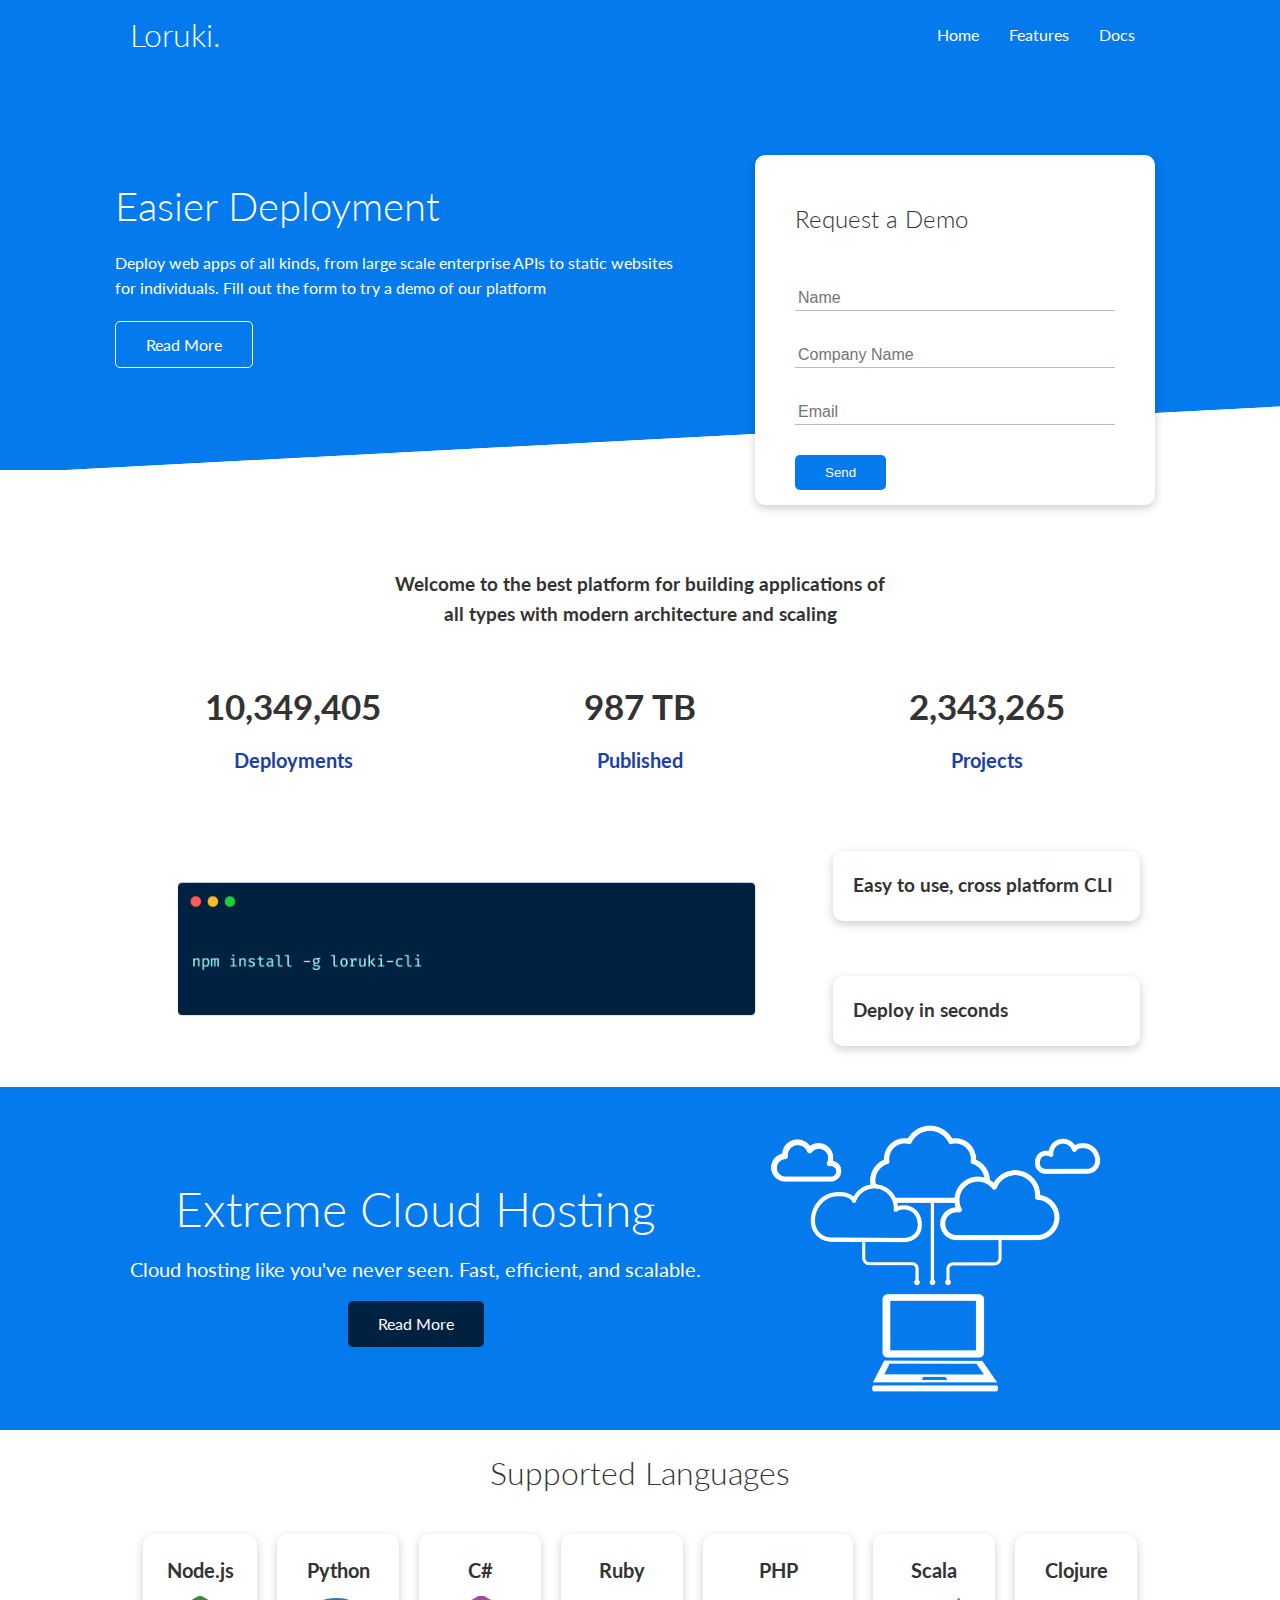
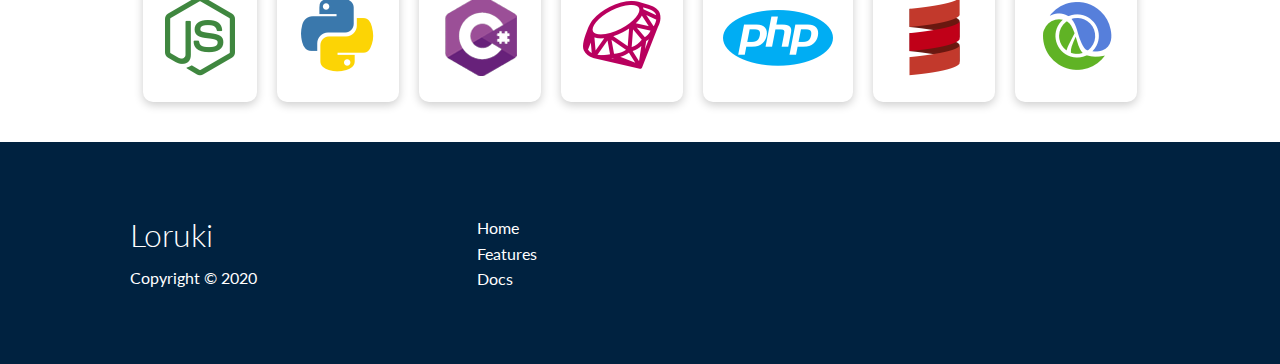
<file: index.html>
<!DOCTYPE html>
<html lang="en">

<head>
  <meta charset="UTF-8">
  <meta name="viewport" content="width=device-width, initial-scale=1.0">
  <link rel="stylesheet" href="https://cdnjs.cloudflare.com/ajax/libs/font-awesome/5.15.1/css/all.min.css"
    integrity="sha512-+4zCK9k+qNFUR5X+cKL9EIR+ZOhtIloNl9GIKS57V1MyNsYpYcUrUeQc9vNfzsWfV28IaLL3i96P9sdNyeRssA=="
    crossorigin="anonymous" />
  <link rel="stylesheet" href="css/utilities.css">
  <link rel="stylesheet" href="css/style.css">
  <title>Loruki | Cloud Hosting For Everyone</title>
</head>

<body>
  <!-- Navbar -->
  <div class="navbar">
    <div class="container flex">
      <h1 class="logo">Loruki.</h1>
      <nav>
        <ul>
          <li><a href="index.html">Home</a></li>
          <li><a href="features.html">Features</a></li>
          <li><a href="docs.html">Docs</a></li>
        </ul>
      </nav>
    </div>
  </div>

  <!-- Showcase -->
  <section class="showcase">
    <div class="container grid">
      <div class="showcase-text">
        <h1>Easier Deployment</h1>
        <p>Deploy web apps of all kinds, from large scale enterprise APIs to static websites for individuals. Fill out
          the form to try a demo of our platform</p>
        <a href="features.html" class="btn btn-outline">Read More</a>
      </div>

      <div class="showcase-form card">
        <h2>Request a Demo</h2>
        <form name="contact" netlify-honeypot="bot-field" method="POST" data-netlify="true">
          <input type="hidden" name="form-name" value="contact">
          <p class="hidden">
            <label>Don’t fill this out if you're human: <input name="bot-field" /></label>
          </p>
          <div class="form-control">
            <input type="text" name="name" placeholder="Name" required>
          </div>
          <div class="form-control">
            <input type="text" name="company" placeholder="Company Name" required>
          </div>
          <div class="form-control">
            <input type="email" name="email" placeholder="Email" required>
          </div>
          <input type="submit" value="Send" class="btn btn-primary">
        </form>
      </div>
    </div>
  </section>

  <!-- Stats -->
  <section class="stats">
    <div class="container">
      <h3 class="stats-heading text-center my-1">
        Welcome to the best platform for building applications of all types with modern architecture and scaling
      </h3>

      <div class="grid grid-3 text-center my-4">
        <div>
          <i class="fas fa-server fa-3x"></i>
          <h3>10,349,405</h3>
          <p class="text-secondary">Deployments</p>
        </div>
        <div>
          <i class="fas fa-upload fa-3x"></i>
          <h3>987 TB</h3>
          <p class="text-secondary">Published</p>
        </div>
        <div>
          <i class="fas fa-project-diagram fa-3x"></i>
          <h3>2,343,265</h3>
          <p class="text-secondary">Projects</p>
        </div>
      </div>
    </div>
  </section>

  <!-- Cli -->
  <section class="cli">
    <div class="container grid">
      <img src="images/cli.png" alt="">
      <div class="card">
        <h3>Easy to use, cross platform CLI</h3>
      </div>
      <div class="card">
        <h3>Deploy in seconds</h3>
      </div>
    </div>
  </section>

  <!-- Cloud -->
  <section class="cloud bg-primary my-2 py-2">
    <div class="container grid">
      <div class="text-center">
        <h2 class="lg">Extreme Cloud Hosting</h2>
        <p class="lead my-1">
          Cloud hosting like you've never seen. Fast, efficient, and scalable.
        </p>
        <a href="features.html" class="btn btn-dark">Read More</a>
      </div>
      <img src="images/cloud.png" alt="">
    </div>
  </section>

  <!-- Languages -->
  <section class="languages">
    <h2 class="md text-center my-2">
      Supported Languages
    </h2>
    <div class="container flex">
      <div class="card">
        <h4>Node.js</h4>
        <img src="images/logos/node.png" alt="">
      </div>
      <div class="card">
        <h4>Python</h4>
        <img src="images/logos/python.png" alt="">
      </div>
      <div class="card">
        <h4>C#</h4>
        <img src="images/logos/csharp.png" alt="">
      </div>
      <div class="card">
        <h4>Ruby</h4>
        <img src="images/logos/ruby.png" alt="">
      </div>
      <div class="card">
        <h4>PHP</h4>
        <img src="images/logos/php.png" alt="">
      </div>
      <div class="card">
        <h4>Scala</h4>
        <img src="images/logos/scala.png" alt="">
      </div>
      <div class="card">
        <h4>Clojure</h4>
        <img src="images/logos/clojure.png" alt="">
      </div>
    </div>
  </section>

  <!-- Footer -->
  <footer class="footer bg-dark py-5">
    <div class="container grid grid-3">
      <div>
        <h1>Loruki</h1>
        <p>Copyright &copy; 2020</p>
      </div>
      <nav>
        <ul>
          <li><a href="index.html">Home</a></li>
          <li><a href="features.html">Features</a></li>
          <li><a href="docs.html">Docs</a></li>
        </ul>
      </nav>
      <div class="social">
        <a href="#"><i class="fab fa-github fa-2x"></i></a>
        <a href="#"><i class="fab fa-facebook fa-2x"></i></a>
        <a href="#"><i class="fab fa-instagram fa-2x"></i></a>
        <a href="#"><i class="fab fa-twitter fa-2x"></i></a>
      </div>
    </div>
  </footer>

</body>

</html>
</file>
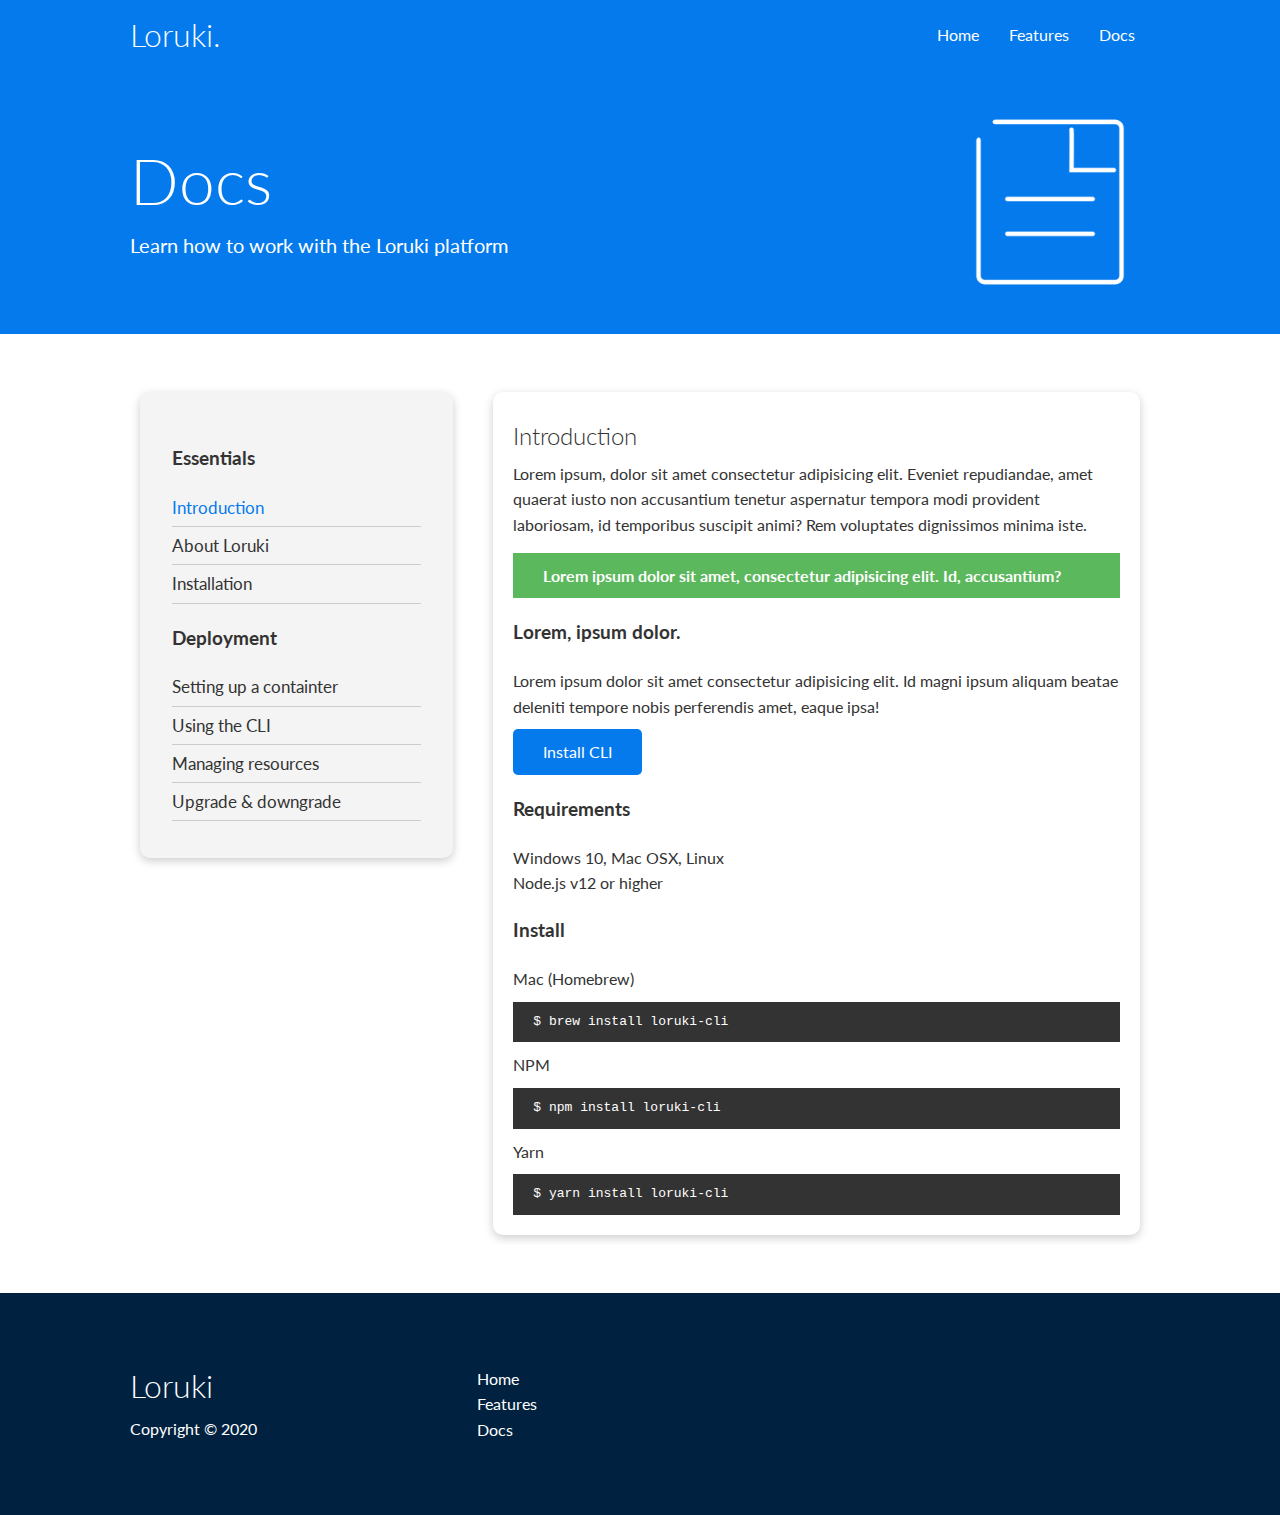
<file: docs.html>
<!DOCTYPE html>
<html lang="en">

<head>
  <meta charset="UTF-8">
  <meta name="viewport" content="width=device-width, initial-scale=1.0">
  <link rel="stylesheet" href="https://cdnjs.cloudflare.com/ajax/libs/font-awesome/5.15.1/css/all.min.css"
    integrity="sha512-+4zCK9k+qNFUR5X+cKL9EIR+ZOhtIloNl9GIKS57V1MyNsYpYcUrUeQc9vNfzsWfV28IaLL3i96P9sdNyeRssA=="
    crossorigin="anonymous" />
  <link rel="stylesheet" href="css/utilities.css">
  <link rel="stylesheet" href="css/style.css">
  <title>Loruki | Cloud Hosting For Everyone</title>
</head>

<body>
  <!-- Navbar -->
  <div class="navbar">
    <div class="container flex">
      <h1 class="logo">Loruki.</h1>
      <nav>
        <ul>
          <li><a href="index.html">Home</a></li>
          <li><a href="features.html">Features</a></li>
          <li><a href="docs.html">Docs</a></li>
        </ul>
      </nav>
    </div>
  </div>

  <!-- Head -->
  <section class="docs-head bg-primary py-3">
    <div class="container grid">
      <div>
        <h1 class="xl">Docs</h1>
        <p class="lead">
          Learn how to work with the Loruki platform
        </p>
      </div>
      <img src="images/docs.png" alt="">
    </div>
  </section>

  <!-- Docs main -->
  <section class="docs-main my-4">
    <div class="container grid">
      <div class="card bg-light p-3">
        <h3 class="my-2">Essentials</h3>
        <nav>
          <ul>
            <li><a class="text-primary" href="#">Introduction</a></li>
            <li><a href="#">About Loruki</a></li>
            <li><a href="#">Installation</a></li>
          </ul>
        </nav>

        <h3 class="my-2">Deployment</h3>
        <nav>
          <ul>
            <li><a href="#">Setting up a containter</a></li>
            <li><a href="#">Using the CLI</a></li>
            <li><a href="#">Managing resources</a></li>
            <li><a href="#">Upgrade & downgrade</a></li>
          </ul>
        </nav>
      </div>
      <div class="card">
        <h2>Introduction</h2>
        <p>Lorem ipsum, dolor sit amet consectetur adipisicing elit. Eveniet repudiandae, amet quaerat iusto non
          accusantium tenetur aspernatur tempora modi provident laboriosam, id temporibus suscipit animi? Rem voluptates
          dignissimos minima iste.</p>

        <div class="alert alert-success">
          <i class="fas fa-info"></i>Lorem ipsum dolor sit amet, consectetur adipisicing elit. Id, accusantium?
        </div>

        <h3>Lorem, ipsum dolor.</h3>
        <p>Lorem ipsum dolor sit amet consectetur adipisicing elit. Id magni ipsum aliquam beatae deleniti tempore nobis
          perferendis amet, eaque ipsa!</p>
        <a href="#" class="btn btn-primary">Install CLI</a>

        <h3>Requirements</h3>
        <ul>
          <li>Windows 10, Mac OSX, Linux</li>
          <li>Node.js v12 or higher</li>
        </ul>

        <h3>Install</h3>
        <p>Mac (Homebrew)</p>
        <pre><code>$ brew install loruki-cli</code></pre>
        <p>NPM</p>
        <pre><code>$ npm install loruki-cli</code></pre>
        <p>Yarn</p>
        <pre><code>$ yarn install loruki-cli</code></pre>


      </div>
    </div>
  </section>

  <!-- Footer -->
  <footer class="footer bg-dark py-5">
    <div class="container grid grid-3">
      <div>
        <h1>Loruki</h1>
        <p>Copyright &copy; 2020</p>
      </div>
      <nav>
        <ul>
          <li><a href="index.html">Home</a></li>
          <li><a href="features.html">Features</a></li>
          <li><a href="docs.html">Docs</a></li>
        </ul>
      </nav>
      <div class="social">
        <a href="#"><i class="fab fa-github fa-2x"></i></a>
        <a href="#"><i class="fab fa-facebook fa-2x"></i></a>
        <a href="#"><i class="fab fa-instagram fa-2x"></i></a>
        <a href="#"><i class="fab fa-twitter fa-2x"></i></a>
      </div>
    </div>
  </footer>

</body>

</html>
</file>
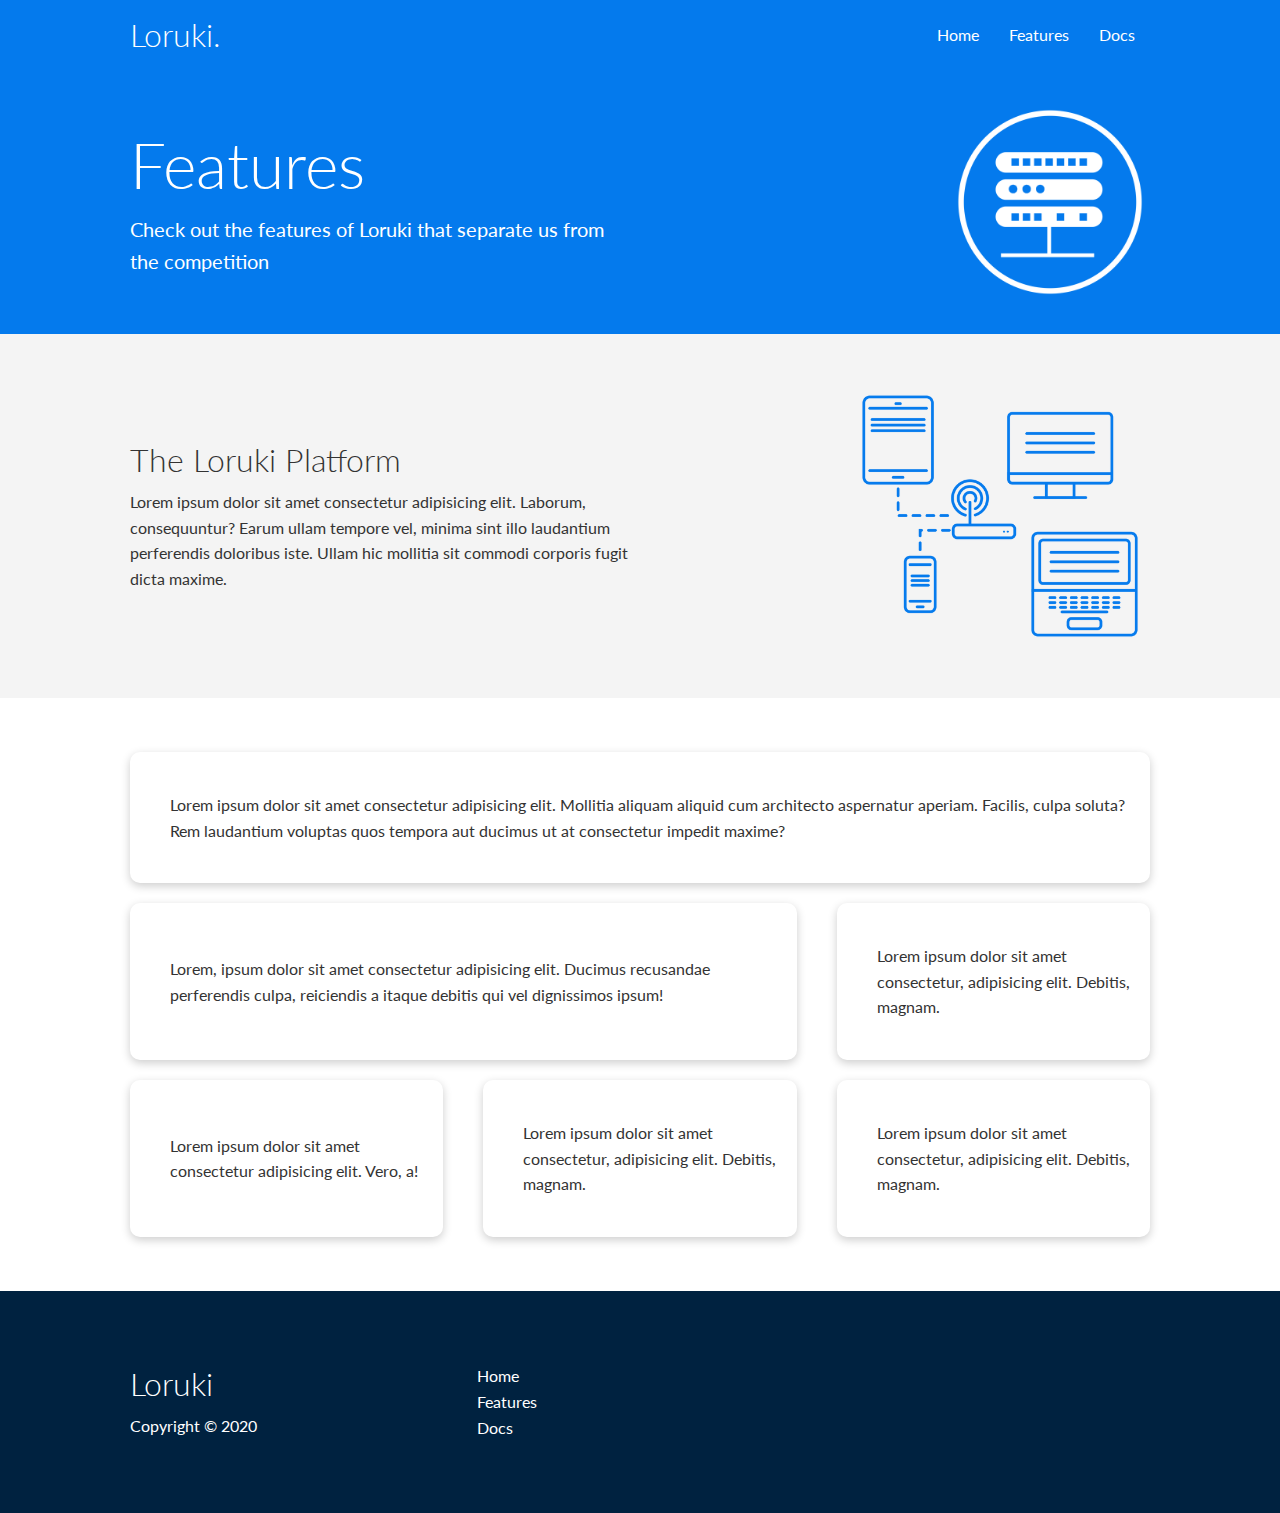
<file: features.html>
<!DOCTYPE html>
<html lang="en">

<head>
  <meta charset="UTF-8">
  <meta name="viewport" content="width=device-width, initial-scale=1.0">
  <link rel="stylesheet" href="https://cdnjs.cloudflare.com/ajax/libs/font-awesome/5.15.1/css/all.min.css"
    integrity="sha512-+4zCK9k+qNFUR5X+cKL9EIR+ZOhtIloNl9GIKS57V1MyNsYpYcUrUeQc9vNfzsWfV28IaLL3i96P9sdNyeRssA=="
    crossorigin="anonymous" />
  <link rel="stylesheet" href="css/utilities.css">
  <link rel="stylesheet" href="css/style.css">
  <title>Loruki | Cloud Hosting For Everyone</title>
</head>

<body>
  <!-- Navbar -->
  <div class="navbar">
    <div class="container flex">
      <h1 class="logo">Loruki.</h1>
      <nav>
        <ul>
          <li><a href="index.html">Home</a></li>
          <li><a href="features.html">Features</a></li>
          <li><a href="docs.html">Docs</a></li>
        </ul>
      </nav>
    </div>
  </div>

  <!-- Head -->
  <section class="features-head bg-primary py-3">
    <div class="container grid">
      <div>
        <h1 class="xl">Features</h1>
        <p class="lead">
          Check out the features of Loruki that separate us from the
          competition
        </p>
      </div>
      <img src="images/server.png" alt="">
    </div>
  </section>

  <!-- Sub head -->
  <section class="features-sub-head bg-light py-3">
    <div class="container grid">
      <div>
        <h1 class="md">The Loruki Platform</h1>
        <p>
          Lorem ipsum dolor sit amet consectetur adipisicing elit. Laborum, consequuntur? Earum ullam tempore vel,
          minima sint illo laudantium perferendis doloribus iste. Ullam hic mollitia sit commodi corporis fugit dicta
          maxime.
        </p>
      </div>
      <img src="images/server2.png" alt="">
    </div>
  </section>

  <!-- Features Main -->
  <section class="features-main my-2">
    <div class="container grid grid-3">
      <div class="card flex">
        <i class="fas fa-server fa-3x"></i>
        <p>Lorem ipsum dolor sit amet consectetur adipisicing elit. Mollitia aliquam aliquid cum architecto aspernatur
          aperiam. Facilis, culpa soluta? Rem laudantium voluptas quos tempora aut ducimus ut at consectetur impedit
          maxime?</p>
      </div>
      <div class="card flex">
        <i class="fas fa-network-wired fa-3x"></i>
        <p>
          Lorem, ipsum dolor sit amet consectetur adipisicing elit. Ducimus
          recusandae perferendis culpa, reiciendis a itaque debitis qui vel
          dignissimos ipsum!
        </p>
      </div>
      <div class="card flex">
        <i class="fas fa-laptop-code fa-3x"></i>
        <p>
          Lorem ipsum dolor sit amet consectetur, adipisicing elit. Debitis,
          magnam.
        </p>
      </div>
      <div class="card flex">
        <i class="fas fa-database fa-3x"></i>
        <p>
          Lorem ipsum dolor sit amet consectetur adipisicing elit. Vero, a!
        </p>
      </div>
      <div class="card flex">
        <i class="fas fa-power-off fa-3x"></i>
        <p>
          Lorem ipsum dolor sit amet consectetur, adipisicing elit. Debitis,
          magnam.
        </p>
      </div>
      <div class="card flex">
        <i class="fas fa-upload fa-3x"></i>
        <p>
          Lorem ipsum dolor sit amet consectetur, adipisicing elit. Debitis,
          magnam.
        </p>
      </div>
    </div>
  </section>

  <!-- Footer -->
  <footer class="footer bg-dark py-5">
    <div class="container grid grid-3">
      <div>
        <h1>Loruki</h1>
        <p>Copyright &copy; 2020</p>
      </div>
      <nav>
        <ul>
          <li><a href="index.html">Home</a></li>
          <li><a href="features.html">Features</a></li>
          <li><a href="docs.html">Docs</a></li>
        </ul>
      </nav>
      <div class="social">
        <a href="#"><i class="fab fa-github fa-2x"></i></a>
        <a href="#"><i class="fab fa-facebook fa-2x"></i></a>
        <a href="#"><i class="fab fa-instagram fa-2x"></i></a>
        <a href="#"><i class="fab fa-twitter fa-2x"></i></a>
      </div>
    </div>
  </footer>

</body>

</html>
</file>
<file: css/utilities.css>
.container {
  max-width: 1100px;
  margin: 0 auto;
  overflow: auto;
  padding: 0 40px;
}

.card {
  background-color: #fff;
  color: #333;
  border-radius: 10px;
  box-shadow: 0 3px 10px rgba(0,0,0,0.2);
  padding: 20px;
  margin: 10px;
}

.btn {
  display: inline-block;
  padding: 10px 30px;
  cursor: pointer;
  background-color: var(--primary-color);
  color: #fff;
  border: none;
  border-radius: 5px;
}

.btn-outline {
  background-color: transparent;
  border: 1px #fff solid;
}

.btn:hover {
  transform: scale(0.98);
}

/* Backgrounds & colored buttons */
.bg-primary,
.btn-primary {
  background-color: var(--primary-color);
  color: #fff;
}

.bg-secondary,
.btn-secondary {
  background-color: var(--secondary-color);
  color: #fff;
}

.bg-dark,
.btn-dark {
  background-color: var(--dark-color);
  color: #fff;
}

.bg-light,
.btn-light {
  background-color: var(--light-color);
  color: #333;
}

.bg-primary a,
.btn-primary a,
.bg-secondary a,
.btn-secondary a,
.bg-dark a,
.btn-dark a {
  color: #fff;
}

/* Text colors */
.text-primary {
  color: var(--primary-color);
}

.text-secondary {
  color: var(--secondary-color);
}

.text-dark {
  color: var(--dark-color);
}

.text-light {
  color: var(--light-color);
}

/* Text sizes */
.lead {
  font-size: 20px;
}

.sm {
  font-size: 1rem;
}

.md {
  font-size: 2rem;
}

.lg {
  font-size: 3rem;
}

.xl {
  font-size: 4rem;
}

.text-center {
  text-align: center;
}

/* Alert */
.alert {
  background-color: var(--light-color);
  padding: 10px 20px;
  font-weight: bold;
  margin: 15px 0;

}

.alert i {
  margin-right: 10px;
}

.alert-success {
  background-color: var(--success-color);
  color: #fff;
}

.alert-error {
  background-color: var(--error-color);
  color: #fff;
}

.flex {
  display: flex;
  justify-content: center;
  align-items: center;
  height: 100%;
}

.grid {
  display: grid;
  grid-template-columns: repeat(2, 1fr);
  gap: 20px;
  justify-content: center;
  align-items: center;
  height: 100%;
}

.grid-3 {
  grid-template-columns: repeat(3, 1fr);
}

/* Margin */
.my-1 {
  margin: 1rem 0;
}

.my-2 {
  margin: 1.5rem 0;
}

.my-3 {
  margin: 2rem 0;
}

.my-4 {
  margin: 3rem 0;
}

.my-5 {
  margin: 4rem 0;
}

.m-1 {
  margin: 1rem;
}

.m-2 {
  margin: 1.5rem;
}

.m-3 {
  margin: 2rem;
}

.m-4 {
  margin: 3rem;
}

.m-5 {
  margin: 4rem;
}

/* Padding */
.py-1 {
  padding: 1rem 0;
}

.py-2 {
  padding: 1.5rem 0;
}

.py-3 {
  padding: 2rem 0;
}

.py-4 {
  padding: 3rem 0;
}

.py-5 {
  padding: 4rem 0;
}

.p-1 {
  padding: 1rem;
}

.p-2 {
  padding: 1.5rem;
}

.p-3 {
  padding: 2rem;
}

.p-4 {
  padding: 3rem;
}

.p-5 {
  padding: 4rem;
}
</file>
<file: css/style.css>
@import url('https://fonts.googleapis.com/css2?family=Lato:wght@300&display=swap');

:root {
  --primary-color: #047aed;
  --secondary-color: #1c3fa8;
  --dark-color: #002240;
  --light-color: #f4f4f4;
  --success-color: #5cb85c;
  --error-color: #d9534f;
}

* {
  box-sizing: border-box;
  padding: 0;
  margin: 0;
}

body {
  font-family: 'Lato', sans-serif;
  color: #333;
  line-height: 1.6;
}

ul {
  list-style-type: none;
}

a {
   text-decoration: none;
   color: #333;
}

h1, h2 {
  font-weight: 300;
  line-height: 1.2;
  margin: 10px 0;
}

p {
  margin: 10px 0;
}

img {
  width: 100%;
}

code, pre {
  background-color: #333;
  color: #fff;
  padding: 10px;
}

.hidden {
  visibility: hidden;
  height: 0;
}

/* Navbar */
.navbar {
  background-color: var(--primary-color);
  color: #fff;
  height: 70px;
}

.navbar ul {
  display: flex;
}

.navbar a {
  color: #fff;
  padding: 10px;
  margin: 0 5px;
}

.navbar a:hover {
  border-bottom: 2px #fff solid;
}

.navbar .flex {
  justify-content: space-between;
}

/* Showcase */
.showcase {
  height: 400px;
  background-color: var(--primary-color);
  color: #fff;
  position: relative;
}

.showcase h1 {
  font-size: 40px;
}

.showcase p {
  margin: 20px 0;
}

.showcase .grid {
  overflow: visible;
  grid-template-columns: 55% 45%;
  gap: 30px;
}

.showcase-text {
  animation: slideInFromLeft 1s ease-in;
}

.showcase-form {
  position: relative;
  top: 60px;
  height: 350px;
  width: 400px;
  padding: 40px;
  z-index: 100;
  justify-self: flex-end;
  animation: slideInFromRight 1s ease-in;
}

.showcase-form .form-control {
  margin: 30px 0;
}

.showcase-form input[type='text'], 
.showcase-form input[type='email'] {
  border: 0;
  border-bottom: 1px solid #b4becb;
  width: 100%;
  padding: 3px;
  font-size: 16px;
}

.showcase-form input:focus {
  outline: none;
}

.showcase::before,
.showcase::after {
  content: '';
  position: absolute;
  height: 100px;
  bottom: -70px;
  right: 0;
  left: 0;
  background: #fff;
  transform: skewY(-3deg);
  -webkit-transform: skewY(-3deg);
  -moz-transform: skewY(-3deg);
  -ms-transform: skewY(-3deg);
}

/* Stats */
.stats {
  padding-top: 100px;
  animation: slideInFromBottom 1s ease-in;
}

.stats-heading {
  max-width: 500px;
  margin: auto;
}

.stats .grid h3 {
  font-size: 35px;
}

.stats .grid p {
  font-size: 20px;
  font-weight: bold;
}

/* Cli */
.cli .grid {
  grid-template-columns: repeat(3, 1fr);
  grid-template-rows: repeat(2, 1fr);
}

.cli .grid > *:first-child {
  grid-column: 1 / span 2;
  grid-row: 1 / span 2;
}

/* Cloud */
.cloud .grid {
  grid-template-columns: 4fr 3fr;
}

/* Languages */
.languages .flex {
  flex-wrap: wrap;
}

.languages .card {
  text-align: center;
  margin: 18px 10px 40px;
  transition: transform 0.2s ease-in;
}

.languages .card h4 {
  font-size: 20px;
  margin-bottom: 10px;
}

.languages .card:hover {
  transform: translateY(-15px);
}

/* Features */
.features-head img,
.docs-head img {
  width: 200px;
  justify-self: flex-end;
}

.features-sub-head img {
  width: 300px;
  justify-self: flex-end;
}

.features-main .card > i {
  margin-right: 20px;
}

.features-main .grid {
  padding: 30px;
}

.features-main .grid > *:first-child {
  grid-column: 1 / span 3;
}

.features-main .grid > *:nth-child(2) {
  grid-column: 1 / span 2;
}

/* Docs */
.docs-main h3 {
  margin: 20px 0;
}

.docs-main .grid {
  grid-template-columns: 1fr 2fr;
  align-items: flex-start;
}

.docs-main nav li {
  font-size: 17px;
  padding-bottom: 5px;
  margin-bottom: 5px;
  border-bottom: 1px #ccc solid;
}

.docs-main a:hover {
  font-weight: bold;
}

/* Footer */
.footer .social a {
  margin: 0 10px;
}

/* Animations */
@keyframes slideInFromLeft {
  0% {
    transform: translateX(-100%);
  }

  100% {
    transform: translateX(0);
  }
}

@keyframes slideInFromRight {
  0% {
    transform: translateX(100%);
  }

  100% {
    transform: translateX(0);
  }
}

@keyframes slideInFromTop {
  0% {
    transform: translateY(-100%);
  }

  100% {
    transform: translateY(0);
  }
}

@keyframes slideInFromBottom {
  0% {
    transform: translateY(100%);
  }

  100% {
    transform: translateY(0);
  }
}

/* Tablets and under */
@media(max-width: 768px) {
  .grid,
  .showcase .grid,
  .stats .grid,
  .cli .grid,
  .cloud .grid,
  .features-main .grid,
  .docs-main .grid {
    grid-template-columns: 1fr;
    grid-template-rows: 1fr;
  }

  .showcase {
    height: auto;
  }

  .showcase-text {
    text-align: center;
    margin-top: 40px;
    animation: slideInFromTop 1s ease-in;
  }

  .showcase-form {
    justify-self: center;
    margin: auto;
    animation: slideInFromBottom 1s ease-in;
  }

  .cli .grid > *:first-child {
    grid-column: 1;
    grid-row: 1;
  }

  .features-head,
  .features-sub-head,
  .docs-head {
    text-align: center;
  }

  .features-head img,
  .features-sub-head img,
  .docs-head img {
    justify-self: center;
  }

  .features-main .grid > *:first-child,
  .features-main .grid > *:nth-child(2) {
    grid-column: 1;
  }
}

/* Mobile */
@media(max-width: 500px) {
  .navbar {
    height: 110px;
  }

  .navbar .flex {
    flex-direction: column;
  }

  .navbar ul {
    padding: 10px;
    background-color: rgba(0, 0, 0, 0.1);
  }
}
</file>
